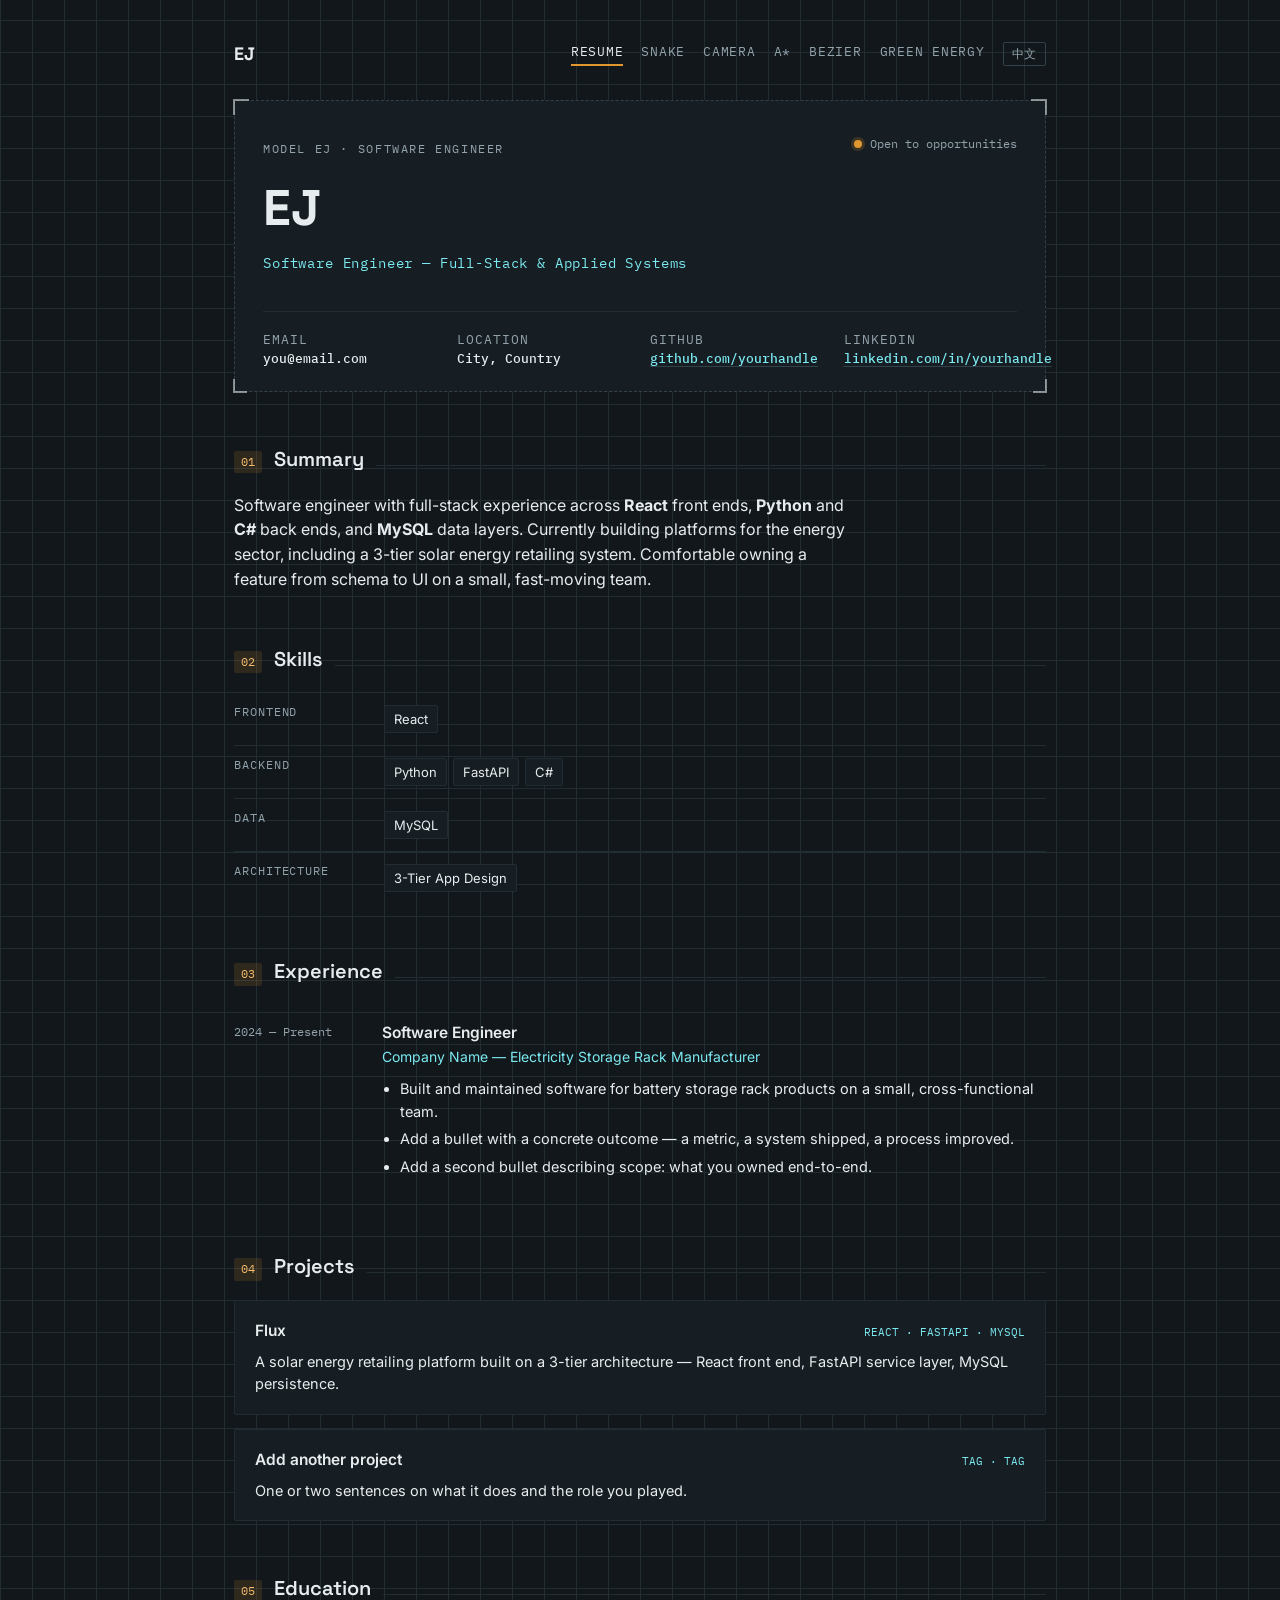
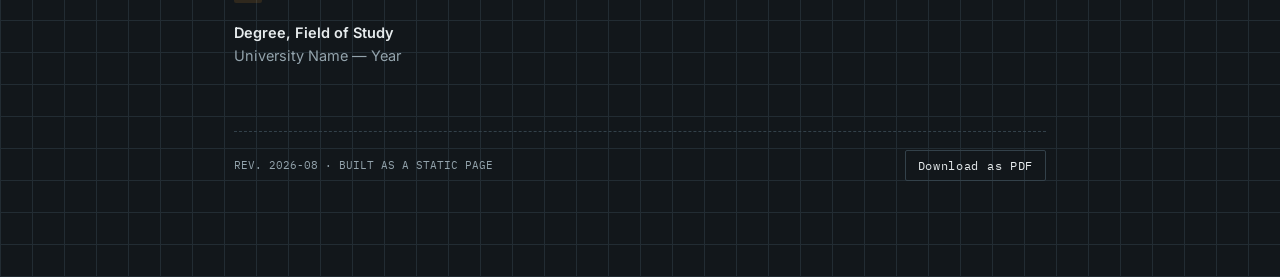
<file: index.html>
<!DOCTYPE html>
<html lang="en">
<head>
<meta charset="UTF-8">
<meta name="viewport" content="width=device-width, initial-scale=1.0">
<title data-i18n="resume.title">EJ — Software Engineer</title>
<meta name="description" data-i18n="resume.description" data-i18n-attr="content" content="Resume of EJ, Software Engineer">
<link rel="preconnect" href="https://fonts.googleapis.com">
<link rel="preconnect" href="https://fonts.gstatic.com" crossorigin>
<link href="https://fonts.googleapis.com/css2?family=Space+Grotesk:wght@400;500;600;700&family=Inter:wght@400;500;600&family=IBM+Plex+Mono:wght@400;500;600&display=swap" rel="stylesheet">
<link rel="stylesheet" href="css/style.css">
</head>
<body data-page="resume" data-base="">
<div class="wrap">

  <nav class="topnav" id="site-nav"></nav>

  <div class="nameplate">
    <span class="tick-bl"></span><span class="tick-br"></span>
    <div class="nameplate-top">
      <div>
        <p class="eyebrow" data-i18n="resume.eyebrow">MODEL EJ&nbsp;·&nbsp;SOFTWARE ENGINEER</p>
        <h1 class="name">EJ</h1>
        <p class="role" data-i18n="resume.role"><!-- Replace with your full title --> Software Engineer — Full-Stack &amp; Applied Systems</p>
      </div>
      <div class="status">
        <span class="dot"></span> <span data-i18n="resume.status">Open to opportunities</span>
      </div>
    </div>

    <div class="spec-grid">
      <div class="spec"><div class="k" data-i18n="resume.email">EMAIL</div><div class="v">you@email.com</div></div>
      <div class="spec"><div class="k" data-i18n="resume.location">LOCATION</div><div class="v" data-i18n="resume.locationValue">City, Country</div></div>
      <div class="spec"><div class="k" data-i18n="resume.github">GITHUB</div><div class="v"><a href="#">github.com/yourhandle</a></div></div>
      <div class="spec"><div class="k" data-i18n="resume.linkedin">LINKEDIN</div><div class="v"><a href="#">linkedin.com/in/yourhandle</a></div></div>
    </div>
  </div>

  <section data-reveal>
    <div class="sec-head">
      <span class="sec-num">01</span>
      <h2 class="sec-title" data-i18n="resume.summary">Summary</h2>
      <div class="sec-rule"></div>
    </div>
    <p class="lead" data-i18n="resume.lead">Software engineer with full-stack experience across <strong>React</strong> front ends, <strong>Python</strong> and <strong>C#</strong> back ends, and <strong>MySQL</strong> data layers. Currently building platforms for the energy sector, including a 3-tier solar energy retailing system. Comfortable owning a feature from schema to UI on a small, fast-moving team.</p>
  </section>

  <section data-reveal>
    <div class="sec-head">
      <span class="sec-num">02</span>
      <h2 class="sec-title" data-i18n="resume.skills">Skills</h2>
      <div class="sec-rule"></div>
    </div>
    <table class="skills">
      <tr><td data-i18n="resume.frontend">Frontend</td><td><span class="pill">React</span></td></tr>
      <tr><td data-i18n="resume.backend">Backend</td><td><span class="pill">Python</span><span class="pill">FastAPI</span><span class="pill">C#</span></td></tr>
      <tr><td data-i18n="resume.data">Data</td><td><span class="pill">MySQL</span></td></tr>
      <tr><td data-i18n="resume.architecture">Architecture</td><td><span class="pill" data-i18n="resume.threeTier">3-Tier App Design</span></td></tr>
    </table>
  </section>

  <section data-reveal>
    <div class="sec-head">
      <span class="sec-num">03</span>
      <h2 class="sec-title" data-i18n="resume.experience">Experience</h2>
      <div class="sec-rule"></div>
    </div>
    <div class="log-item">
      <div class="log-date" data-i18n="resume.expDate">2024 — Present</div>
      <div>
        <div class="log-role" data-i18n="resume.expRole">Software Engineer</div>
        <div class="log-org" data-i18n="resume.expOrg">Company Name — Electricity Storage Rack Manufacturer</div>
        <ul class="log-bullets">
          <li data-i18n="resume.expBullet1">Built and maintained software for battery storage rack products on a small, cross-functional team.</li>
          <li data-i18n="resume.expBullet2">Add a bullet with a concrete outcome — a metric, a system shipped, a process improved.</li>
          <li data-i18n="resume.expBullet3">Add a second bullet describing scope: what you owned end-to-end.</li>
        </ul>
      </div>
    </div>
  </section>

  <section data-reveal>
    <div class="sec-head">
      <span class="sec-num">04</span>
      <h2 class="sec-title" data-i18n="resume.projects">Projects</h2>
      <div class="sec-rule"></div>
    </div>
    <div class="project">
      <div class="project-head">
        <span class="project-name">Flux</span>
        <span class="project-tags">REACT · FASTAPI · MYSQL</span>
      </div>
      <p data-i18n="resume.fluxDesc">A solar energy retailing platform built on a 3-tier architecture — React front end, FastAPI service layer, MySQL persistence.</p>
    </div>
    <div class="project">
      <div class="project-head">
        <span class="project-name" data-i18n="resume.projectPlaceholderName">Add another project</span>
        <span class="project-tags">TAG · TAG</span>
      </div>
      <p data-i18n="resume.projectPlaceholderDesc">One or two sentences on what it does and the role you played.</p>
    </div>
  </section>

  <section data-reveal>
    <div class="sec-head">
      <span class="sec-num">05</span>
      <h2 class="sec-title" data-i18n="resume.education">Education</h2>
      <div class="sec-rule"></div>
    </div>
    <div class="edu-item">
      <div class="deg" data-i18n="resume.degree">Degree, Field of Study</div>
      <div class="org" data-i18n="resume.school">University Name — Year</div>
    </div>
  </section>

  <footer id="site-footer" data-extra="print"></footer>

</div>

<script src="js/i18n.js"></script>
<script src="js/shell.js"></script>
<script src="js/main.js"></script>
</body>
</html>
</file>
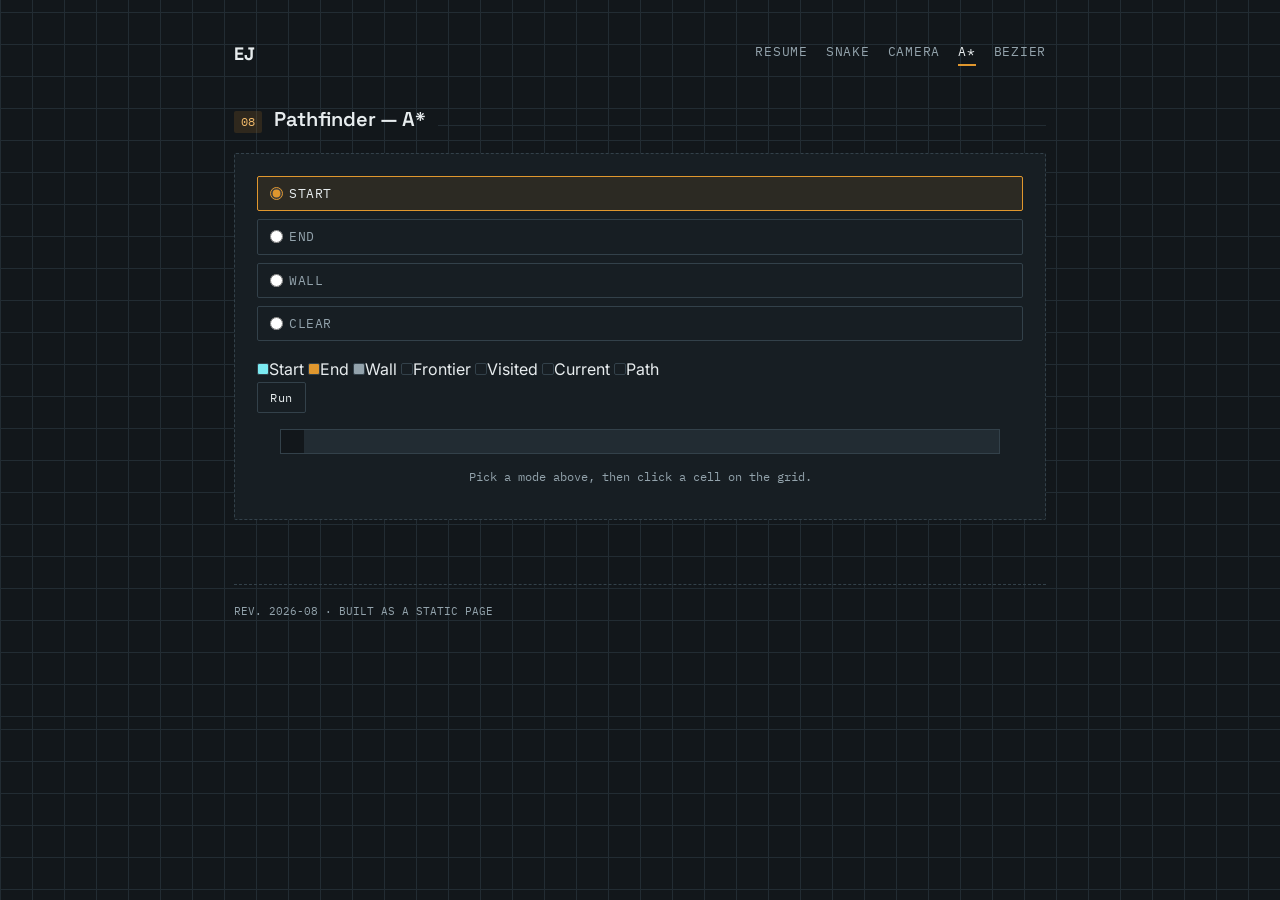
<file: astar.html>
<!DOCTYPE html>
<html lang="en">
<head>
<meta charset="UTF-8">
<meta name="viewport" content="width=device-width, initial-scale=1.0">
<title>A* Pathfinder — EJ</title>
<meta name="description" content="An A* pathfinding visualizer, built into EJ's resume site">
<link rel="preconnect" href="https://fonts.googleapis.com">
<link rel="preconnect" href="https://fonts.gstatic.com" crossorigin>
<link href="https://fonts.googleapis.com/css2?family=Space+Grotesk:wght@400;500;600;700&family=Inter:wght@400;500;600&family=IBM+Plex+Mono:wght@400;500;600&display=swap" rel="stylesheet">
<link rel="stylesheet" href="css/style.css">
<link rel="stylesheet" href="css/astar.css">
</head>
<body>
<div class="wrap">

  <nav class="topnav">
    <a href="index.html" class="brand">EJ</a>
    <div class="nav-links">
      <a href="index.html">Resume</a>
      <a href="snake.html">Snake</a>
      <a href="camera.html">Camera</a>
      <a href="astar.html" class="active">A*</a>
      <a href="bezier.html">Bezier</a>
    </div>
  </nav>

  <section data-reveal style="margin-top:12px;">
    <div class="sec-head">
      <span class="sec-num">08</span>
      <h2 class="sec-title">Pathfinder — A*</h2>
      <div class="sec-rule"></div>
    </div>

    <div class="panel-frame">
      <div class="mode-select" role="radiogroup" aria-label="Cell mode">
        <label class="mode-pill active">
          <input type="radio" name="mode" value="start" checked> Start
        </label>
        <label class="mode-pill">
          <input type="radio" name="mode" value="end"> End
        </label>
        <label class="mode-pill">
          <input type="radio" name="mode" value="wall"> Wall
        </label>
        <label class="mode-pill">
          <input type="radio" name="mode" value="clear"> Clear
        </label>
      </div>

      <div class="legend">
        <span class="legend-item"><span class="legend-swatch start"></span>Start</span>
        <span class="legend-item"><span class="legend-swatch end"></span>End</span>
        <span class="legend-item"><span class="legend-swatch wall"></span>Wall</span>
        <span class="legend-item"><span class="legend-swatch frontier"></span>Frontier</span>
        <span class="legend-item"><span class="legend-swatch visited"></span>Visited</span>
        <span class="legend-item"><span class="legend-swatch current"></span>Current</span>
        <span class="legend-item"><span class="legend-swatch path"></span>Path</span>
      </div>

      <div class="controls-row">
        <button class="print-btn" id="run-btn">Run</button>
        <span class="run-status" id="run-status"></span>
      </div>

      <div class="board-wrap">
        <div id="board" class="astar-board"></div>
      </div>

      <p class="hint">Pick a mode above, then click a cell on the grid.</p>
    </div>
  </section>

  <footer>
    <span>REV. 2026-08 · BUILT AS A STATIC PAGE</span>
  </footer>

</div>

<script src="js/main.js"></script>
<script src="js/astar.js"></script>
</body>
</html>
</file>
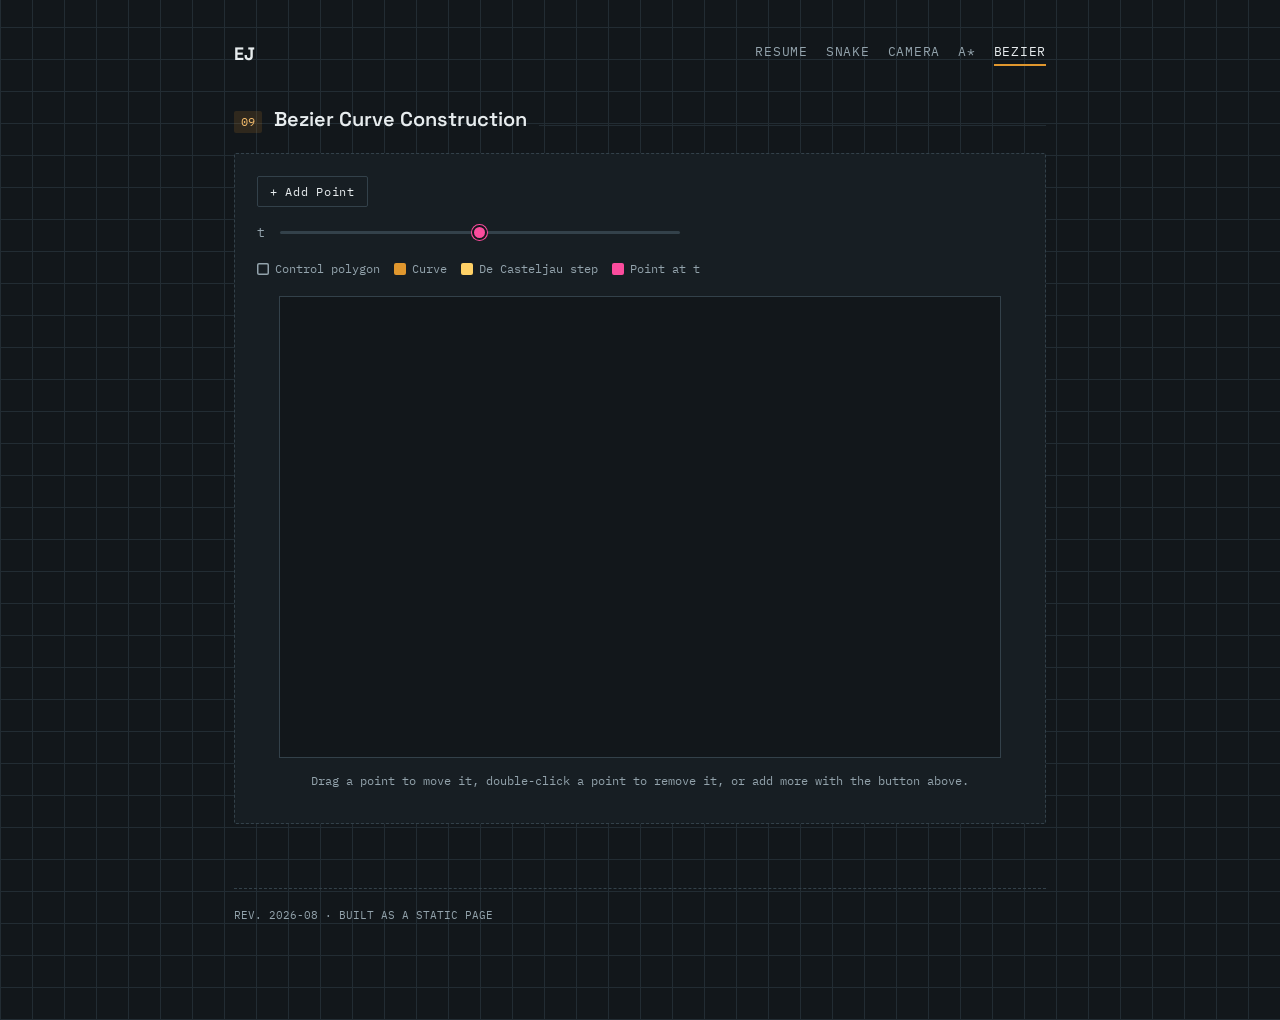
<file: bezier.html>
<!DOCTYPE html>
<html lang="en">
<head>
<meta charset="UTF-8">
<meta name="viewport" content="width=device-width, initial-scale=1.0">
<title>Bezier Curve — EJ</title>
<meta name="description" content="An interactive Bezier curve / De Casteljau construction visualizer, built into EJ's resume site">
<link rel="preconnect" href="https://fonts.googleapis.com">
<link rel="preconnect" href="https://fonts.gstatic.com" crossorigin>
<link href="https://fonts.googleapis.com/css2?family=Space+Grotesk:wght@400;500;600;700&family=Inter:wght@400;500;600&family=IBM+Plex+Mono:wght@400;500;600&display=swap" rel="stylesheet">
<link rel="stylesheet" href="css/style.css">
<link rel="stylesheet" href="css/bezier.css">
</head>
<body>
<div class="wrap">

  <nav class="topnav">
    <a href="index.html" class="brand">EJ</a>
    <div class="nav-links">
      <a href="index.html">Resume</a>
      <a href="snake.html">Snake</a>
      <a href="camera.html">Camera</a>
      <a href="astar.html">A*</a>
      <a href="bezier.html" class="active">Bezier</a>
    </div>
  </nav>

  <section data-reveal style="margin-top:12px;">
    <div class="sec-head">
      <span class="sec-num">09</span>
      <h2 class="sec-title">Bezier Curve Construction</h2>
      <div class="sec-rule"></div>
    </div>

    <div class="panel-frame">
      <div class="controls-row">
        <button class="print-btn" id="add-point-btn">+ Add Point</button>
        <span class="run-status" id="point-count"></span>
      </div>

      <div class="t-control">
        <label for="t-slider">t</label>
        <input type="range" id="t-slider" class="t-slider" min="0" max="1" step="0.001" value="0.5">
        <span class="run-status" id="t-value"></span>
      </div>

      <div class="legend">
        <span class="legend-item"><span class="legend-swatch hull"></span>Control polygon</span>
        <span class="legend-item"><span class="legend-swatch curve"></span>Curve</span>
        <span class="legend-item"><span class="legend-swatch construct"></span>De Casteljau step</span>
        <span class="legend-item"><span class="legend-swatch point-t"></span>Point at t</span>
      </div>

      <div class="bezier-canvas-wrap">
        <canvas id="bezier-canvas" width="720" height="460"></canvas>
      </div>

      <p class="hint">Drag a point to move it, double-click a point to remove it, or add more with the button above.</p>
    </div>
  </section>

  <footer>
    <span>REV. 2026-08 · BUILT AS A STATIC PAGE</span>
  </footer>

</div>

<script src="js/main.js"></script>
<script src="js/bezier.js"></script>
</body>
</html>
</file>
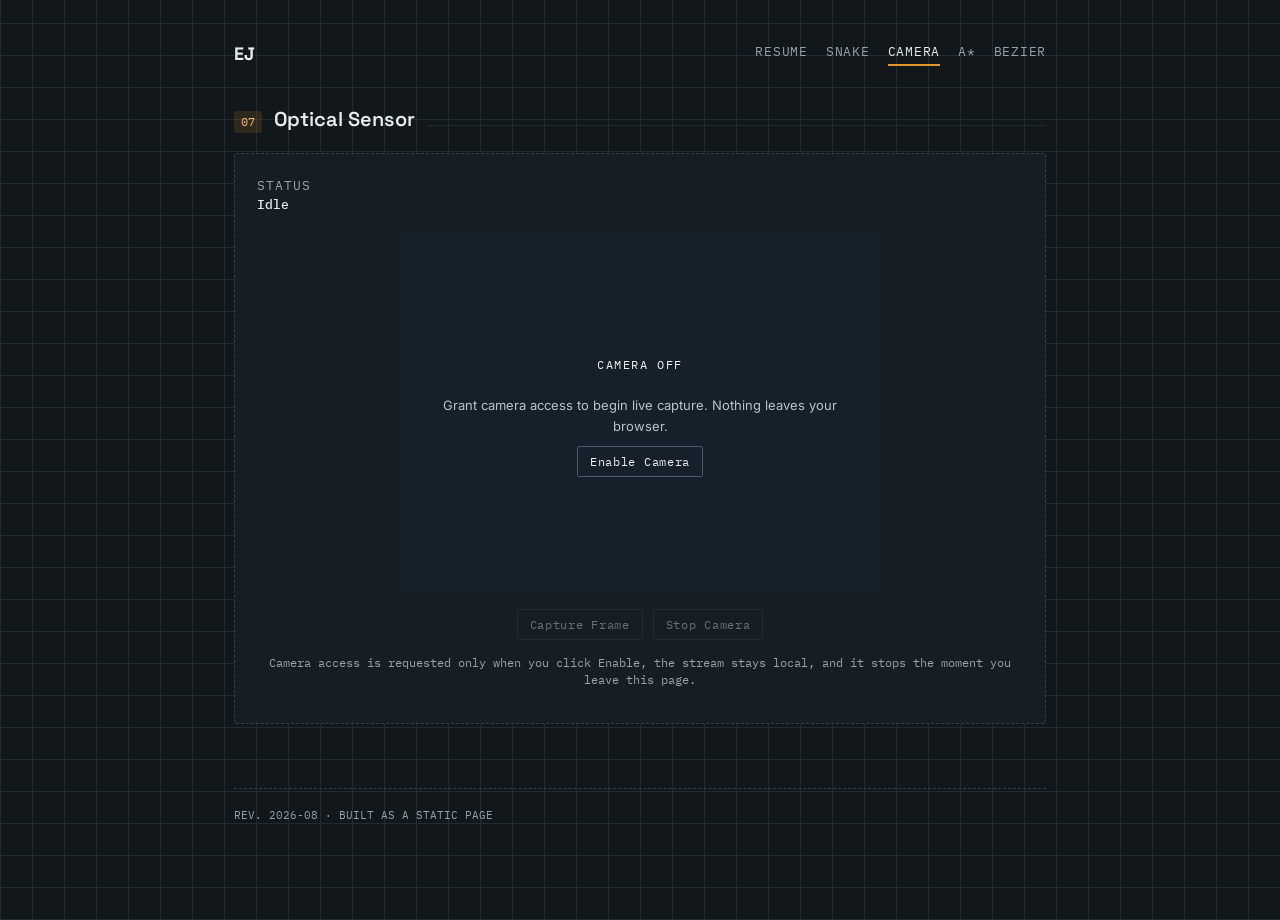
<file: camera.html>
<!DOCTYPE html>
<html lang="en">
<head>
<meta charset="UTF-8">
<meta name="viewport" content="width=device-width, initial-scale=1.0">
<title>Camera — EJ</title>
<meta name="description" content="A live camera preview, built into EJ's resume site">
<link rel="preconnect" href="https://fonts.googleapis.com">
<link rel="preconnect" href="https://fonts.gstatic.com" crossorigin>
<link href="https://fonts.googleapis.com/css2?family=Space+Grotesk:wght@400;500;600;700&family=Inter:wght@400;500;600&family=IBM+Plex+Mono:wght@400;500;600&display=swap" rel="stylesheet">
<link rel="stylesheet" href="css/style.css">
<link rel="stylesheet" href="css/camera.css">
</head>
<body>
<div class="wrap">

  <nav class="topnav">
    <a href="index.html" class="brand">EJ</a>
    <div class="nav-links">
      <a href="index.html">Resume</a>
      <a href="snake.html">Snake</a>
      <a href="camera.html" class="active">Camera</a>
      <a href="astar.html">A*</a>
      <a href="bezier.html">Bezier</a>
    </div>
  </nav>

  <section data-reveal style="margin-top:12px;">
    <div class="sec-head">
      <span class="sec-num">07</span>
      <h2 class="sec-title">Optical Sensor</h2>
      <div class="sec-rule"></div>
    </div>

    <div class="panel-frame">
      <div class="panel-hud">
        <div class="spec"><div class="k">STATUS</div><div class="v" id="cam-status">Idle</div></div>
      </div>

      <div class="cam-wrap">
        <video id="cam-video" autoplay playsinline muted></video>
        <div class="overlay show" id="cam-overlay">
          <p class="eyebrow" id="cam-title">CAMERA OFF</p>
          <p class="muted" id="cam-msg">Grant camera access to begin live capture. Nothing leaves your browser.</p>
          <button class="print-btn" id="cam-enable">Enable Camera</button>
        </div>
      </div>

      <div class="cam-controls">
        <button class="print-btn" id="cam-capture" disabled>Capture Frame</button>
        <button class="print-btn" id="cam-stop" disabled>Stop Camera</button>
        <a class="print-btn" id="cam-download" href="#" download="capture.png" hidden>Download</a>
      </div>

      <canvas id="cam-canvas" hidden></canvas>
      <div class="cam-snapshot" id="cam-snapshot-wrap" hidden>
        <p class="eyebrow">LAST CAPTURE</p>
        <img id="cam-snapshot" alt="Captured frame">
      </div>

      <p class="hint">Camera access is requested only when you click Enable, the stream stays local, and it stops the moment you leave this page.</p>
    </div>
  </section>

  <footer>
    <span>REV. 2026-08 · BUILT AS A STATIC PAGE</span>
  </footer>

</div>

<script src="js/main.js"></script>
<script src="js/camera.js"></script>
</body>
</html>
</file>
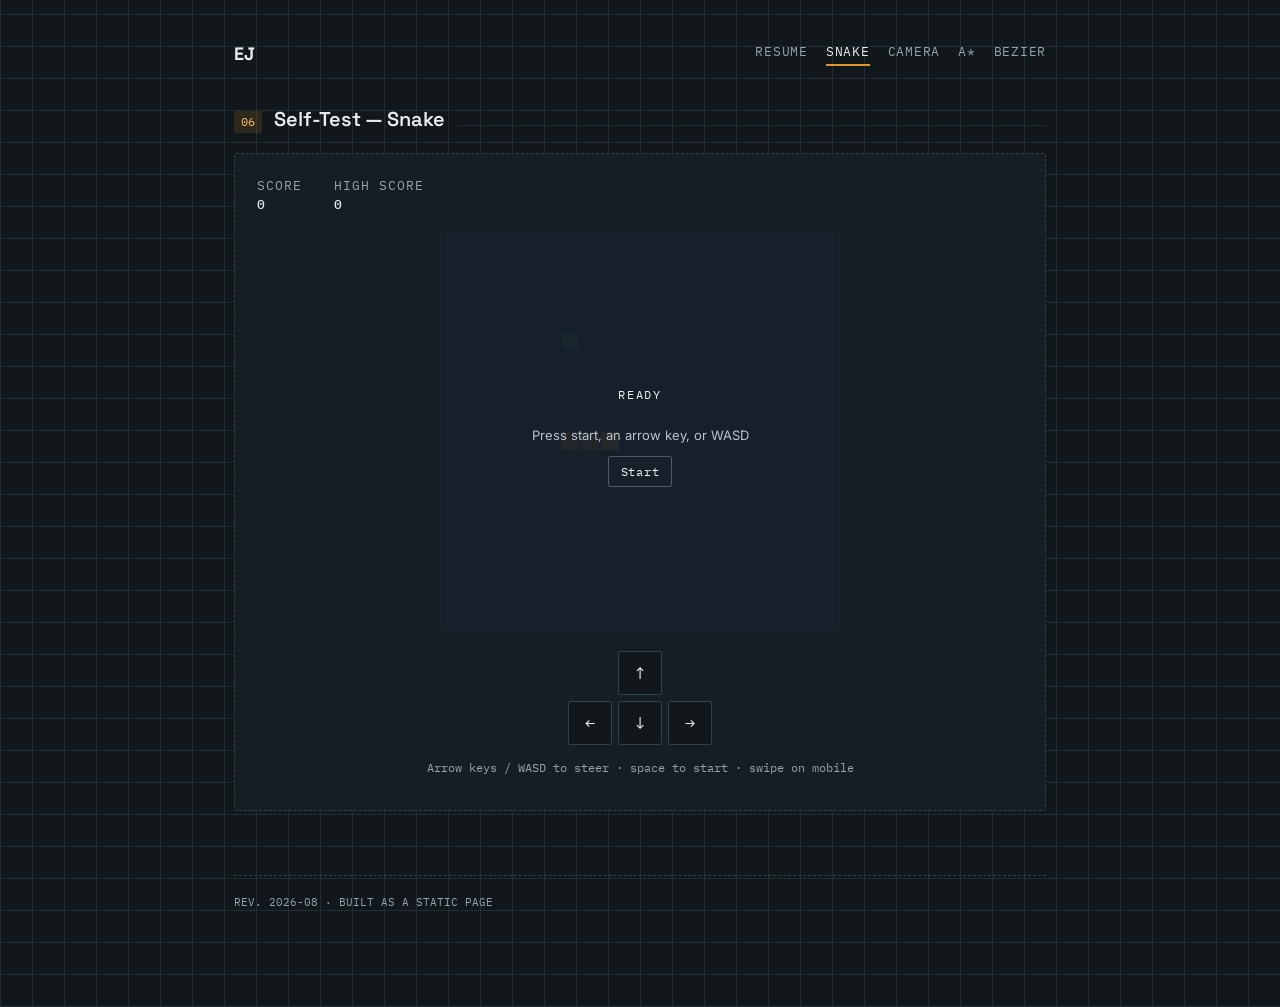
<file: snake.html>
<!DOCTYPE html>
<html lang="en">
<head>
<meta charset="UTF-8">
<meta name="viewport" content="width=device-width, initial-scale=1.0">
<title>Snake — EJ</title>
<meta name="description" content="A snake game, built into EJ's resume site">
<link rel="preconnect" href="https://fonts.googleapis.com">
<link rel="preconnect" href="https://fonts.gstatic.com" crossorigin>
<link href="https://fonts.googleapis.com/css2?family=Space+Grotesk:wght@400;500;600;700&family=Inter:wght@400;500;600&family=IBM+Plex+Mono:wght@400;500;600&display=swap" rel="stylesheet">
<link rel="stylesheet" href="css/style.css">
<link rel="stylesheet" href="css/snake.css">
</head>
<body>
<div class="wrap">

  <nav class="topnav">
    <a href="index.html" class="brand">EJ</a>
    <div class="nav-links">
      <a href="index.html">Resume</a>
      <a href="snake.html" class="active">Snake</a>
      <a href="camera.html">Camera</a>
      <a href="astar.html">A*</a>
      <a href="bezier.html">Bezier</a>
    </div>
  </nav>

  <section data-reveal style="margin-top:12px;">
    <div class="sec-head">
      <span class="sec-num">06</span>
      <h2 class="sec-title">Self-Test — Snake</h2>
      <div class="sec-rule"></div>
    </div>

    <div class="panel-frame">
      <div class="panel-hud">
        <div class="spec"><div class="k">SCORE</div><div class="v" id="score">0</div></div>
        <div class="spec"><div class="k">HIGH SCORE</div><div class="v" id="highscore">0</div></div>
      </div>

      <div class="canvas-wrap">
        <canvas id="game" width="400" height="400"></canvas>
        <div class="overlay show" id="overlay">
          <p class="eyebrow" id="overlay-title">READY</p>
          <p class="muted" id="overlay-msg">Press start, an arrow key, or WASD</p>
          <button class="print-btn" id="start-btn">Start</button>
        </div>
      </div>

      <div class="dpad">
        <button data-dir="0,-1" aria-label="Up">↑</button>
        <button data-dir="-1,0" aria-label="Left">←</button>
        <button data-dir="0,1" aria-label="Down">↓</button>
        <button data-dir="1,0" aria-label="Right">→</button>
      </div>

      <p class="hint">Arrow keys / WASD to steer · space to start · swipe on mobile</p>
    </div>
  </section>

  <footer>
    <span>REV. 2026-08 · BUILT AS A STATIC PAGE</span>
  </footer>

</div>

<script src="js/main.js"></script>
<script src="js/snake.js"></script>
</body>
</html>
</file>
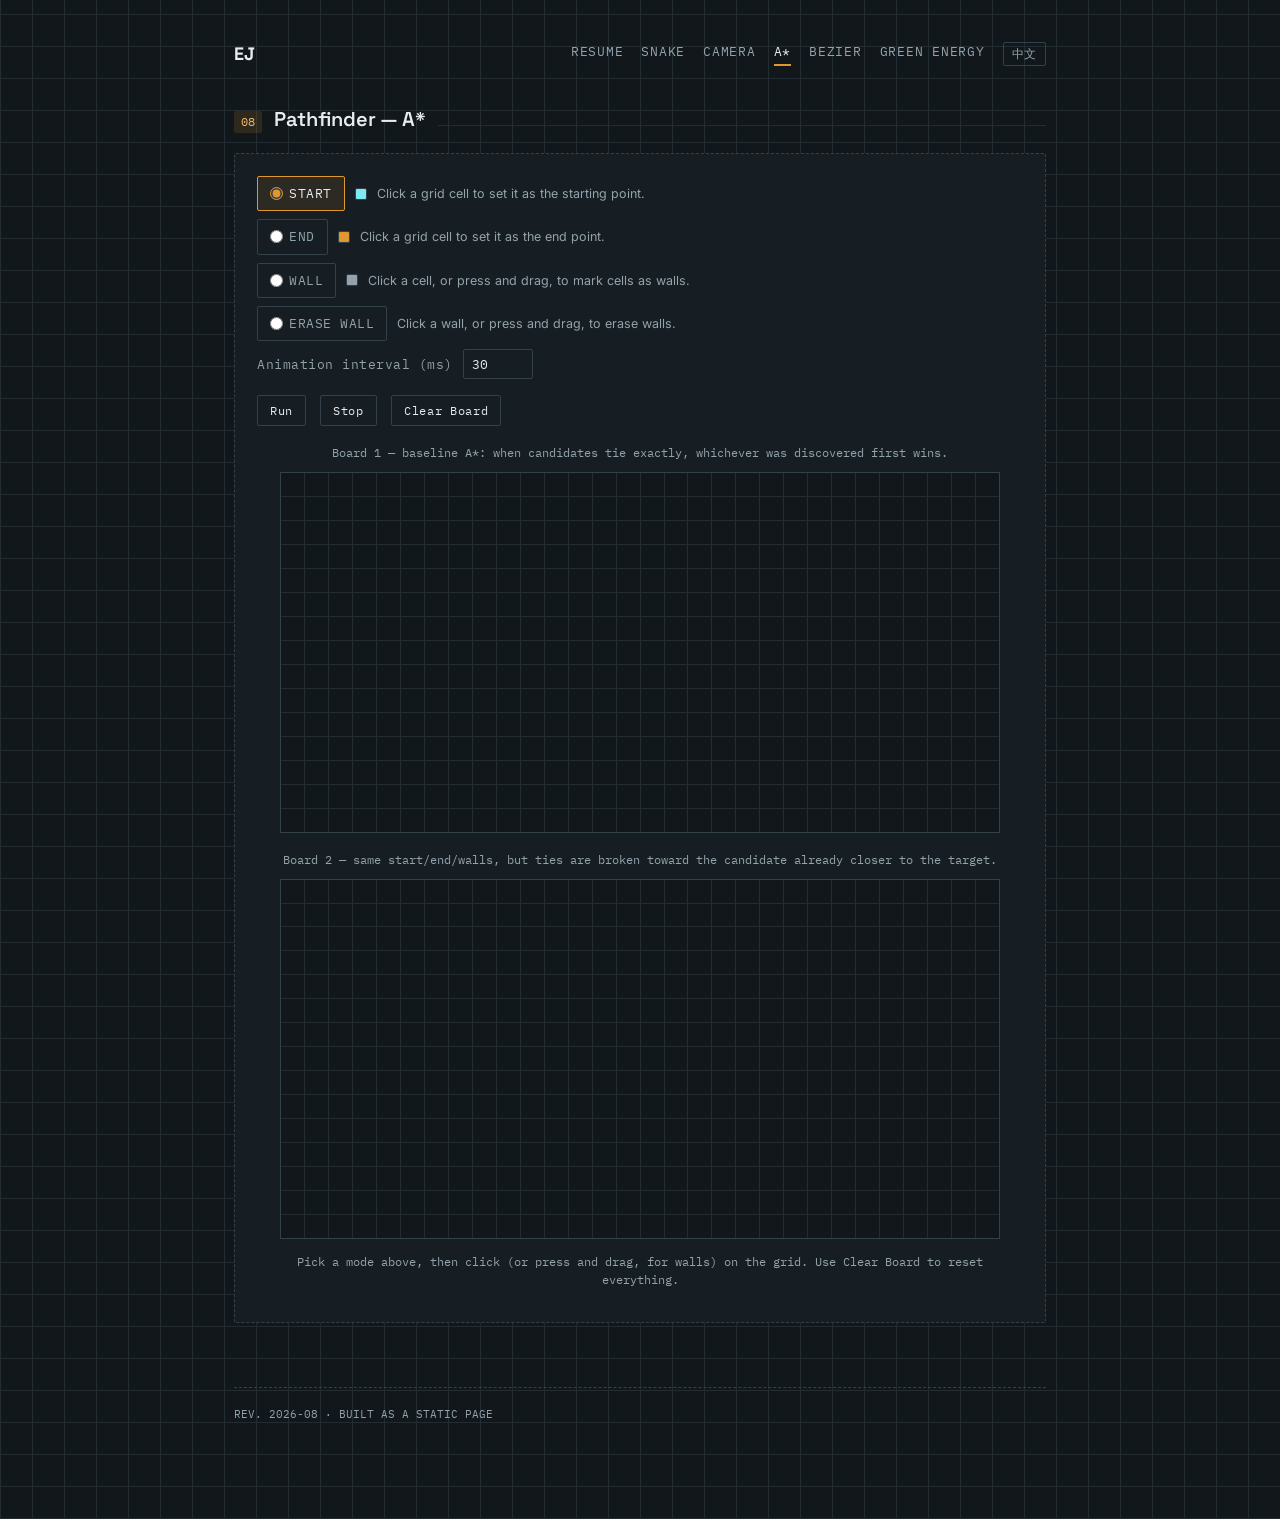
<file: projects/astar.html>
<!DOCTYPE html>
<html lang="en">
<head>
<meta charset="UTF-8">
<meta name="viewport" content="width=device-width, initial-scale=1.0">
<title data-i18n="astar.title">A* Pathfinder — EJ</title>
<meta name="description" data-i18n="astar.description" data-i18n-attr="content" content="An A* pathfinding visualizer, built into EJ's resume site">
<link rel="preconnect" href="https://fonts.googleapis.com">
<link rel="preconnect" href="https://fonts.gstatic.com" crossorigin>
<link href="https://fonts.googleapis.com/css2?family=Space+Grotesk:wght@400;500;600;700&family=Inter:wght@400;500;600&family=IBM+Plex+Mono:wght@400;500;600&display=swap" rel="stylesheet">
<link rel="stylesheet" href="../css/style.css">
<link rel="stylesheet" href="../css/astar.css">
</head>
<body data-page="astar" data-base="../">
<div class="wrap">

  <nav class="topnav" id="site-nav"></nav>

  <section data-reveal style="margin-top:12px;">
    <div class="sec-head">
      <span class="sec-num">08</span>
      <h2 class="sec-title" data-i18n="astar.heading">Pathfinder — A*</h2>
      <div class="sec-rule"></div>
    </div>

    <div class="panel-frame">
      <div class="mode-select" role="radiogroup" data-i18n="astar.modeGroup" data-i18n-attr="aria-label" aria-label="Cell mode">
        <div class="mode-row">
          <label class="mode-pill active">
            <input type="radio" name="mode" value="start" checked> <span data-i18n="astar.start">Start</span>
          </label>
          <span class="legend-swatch start"></span>
          <span class="mode-hint" data-i18n="astar.startHint">Click a grid cell to set it as the starting point.</span>
        </div>
        <div class="mode-row">
          <label class="mode-pill">
            <input type="radio" name="mode" value="end"> <span data-i18n="astar.end">End</span>
          </label>
          <span class="legend-swatch end"></span>
          <span class="mode-hint" data-i18n="astar.endHint">Click a grid cell to set it as the end point.</span>
        </div>
        <div class="mode-row">
          <label class="mode-pill">
            <input type="radio" name="mode" value="wall"> <span data-i18n="astar.wall">Wall</span>
          </label>
          <span class="legend-swatch wall"></span>
          <span class="mode-hint" data-i18n="astar.wallHint">Click a cell, or press and drag, to mark cells as walls.</span>
        </div>
        <div class="mode-row">
          <label class="mode-pill">
            <input type="radio" name="mode" value="erase"> <span data-i18n="astar.erase">Erase Wall</span>
          </label>
          <span class="mode-hint" data-i18n="astar.eraseHint">Click a wall, or press and drag, to erase walls.</span>
        </div>
        <div class="mode-row">
          <label class="interval-label" for="step-delay" data-i18n="astar.interval">Animation interval (ms)</label>
          <input type="number" id="step-delay" class="interval-input" min="0" step="10" value="30">
        </div>
      </div>

      <div class="controls-row">
        <button class="print-btn" id="run-btn" data-i18n="astar.run">Run</button>
        <button class="print-btn" id="stop-btn" data-i18n="astar.stop" disabled>Stop</button>
        <button class="print-btn" id="clear-btn" data-i18n="astar.clear">Clear Board</button>
      </div>

      <p class="hint board-caption" data-i18n="astar.board1">Board 1 — baseline A*: when candidates tie exactly, whichever was discovered first wins.</p>
      <div class="board-wrap">
        <div id="board" class="astar-board"></div>
      </div>
      <p class="run-status board-status" id="board1-status"></p>

      <p class="hint board-caption" data-i18n="astar.board2">Board 2 — same start/end/walls, but ties are broken toward the candidate already closer to the target.</p>
      <div class="board-wrap">
        <div id="board2" class="astar-board mirror"></div>
      </div>
      <p class="run-status board-status" id="board2-status"></p>

      <p class="hint" data-i18n="astar.hint">Pick a mode above, then click (or press and drag, for walls) on the grid. Use Clear Board to reset everything.</p>
    </div>
  </section>

  <footer id="site-footer"></footer>

</div>

<script src="../js/i18n.js"></script>
<script src="../js/shell.js"></script>
<script src="../js/main.js"></script>
<script src="../js/astar.js"></script>
</body>
</html>
</file>
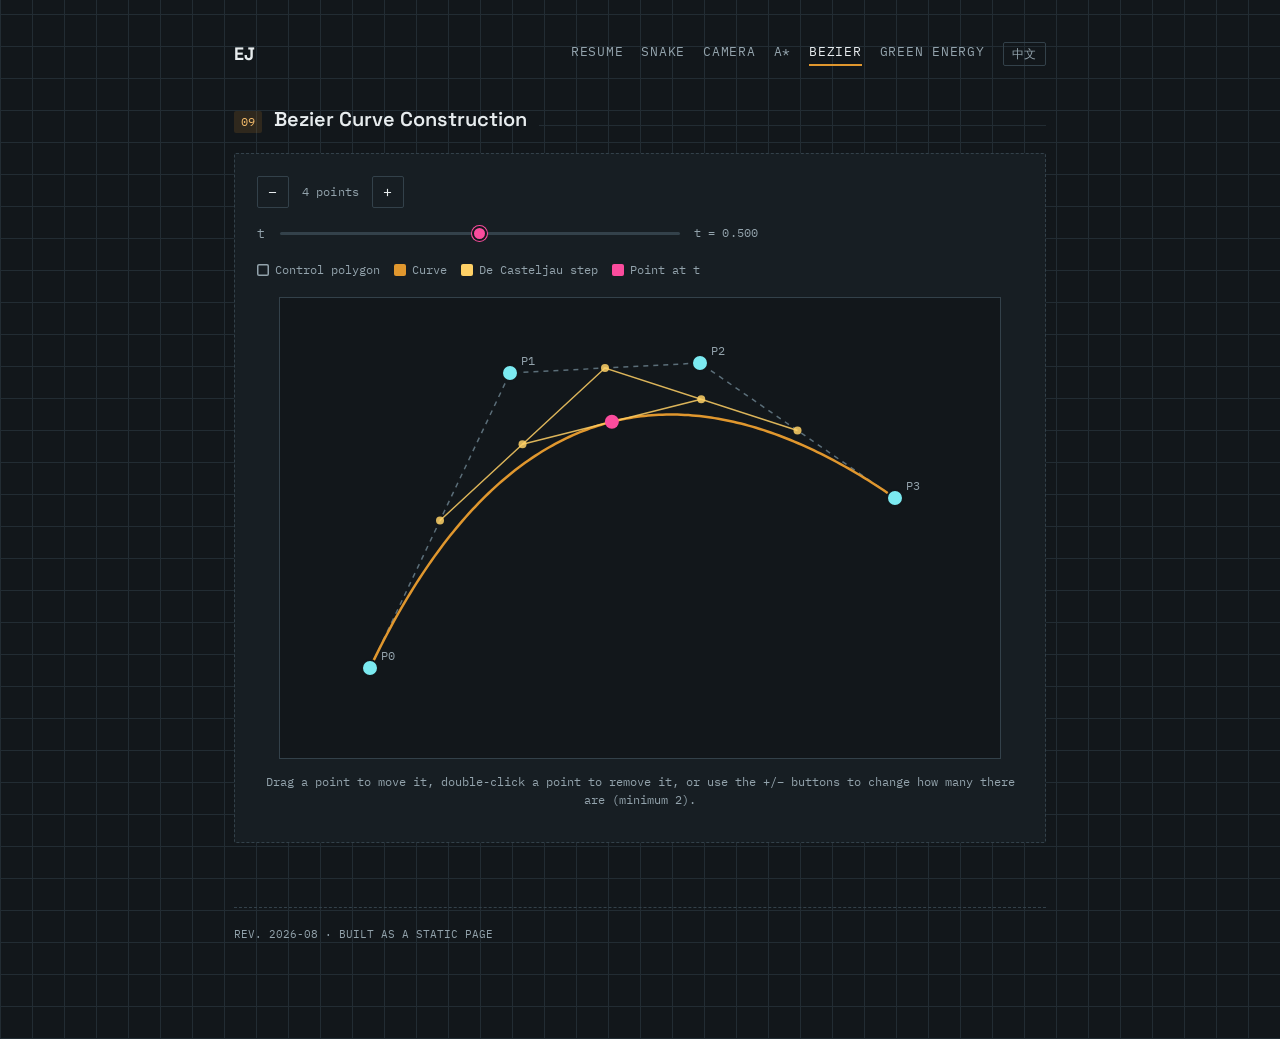
<file: projects/bezier.html>
<!DOCTYPE html>
<html lang="en">
<head>
<meta charset="UTF-8">
<meta name="viewport" content="width=device-width, initial-scale=1.0">
<title data-i18n="bezier.title">Bezier Curve — EJ</title>
<meta name="description" data-i18n="bezier.description" data-i18n-attr="content" content="An interactive Bezier curve / De Casteljau construction visualizer, built into EJ's resume site">
<link rel="preconnect" href="https://fonts.googleapis.com">
<link rel="preconnect" href="https://fonts.gstatic.com" crossorigin>
<link href="https://fonts.googleapis.com/css2?family=Space+Grotesk:wght@400;500;600;700&family=Inter:wght@400;500;600&family=IBM+Plex+Mono:wght@400;500;600&display=swap" rel="stylesheet">
<link rel="stylesheet" href="../css/style.css">
<link rel="stylesheet" href="../css/bezier.css">
</head>
<body data-page="bezier" data-base="../">
<div class="wrap">

  <nav class="topnav" id="site-nav"></nav>

  <section data-reveal style="margin-top:12px;">
    <div class="sec-head">
      <span class="sec-num">09</span>
      <h2 class="sec-title" data-i18n="bezier.heading">Bezier Curve Construction</h2>
      <div class="sec-rule"></div>
    </div>

    <div class="panel-frame">
      <div class="controls-row">
        <div class="point-stepper">
          <button class="print-btn stepper-btn" id="remove-point-btn" data-i18n="bezier.removePoint" data-i18n-attr="aria-label" aria-label="Remove a control point">&minus;</button>
          <span class="run-status" id="point-count"></span>
          <button class="print-btn stepper-btn" id="add-point-btn" data-i18n="bezier.addPoint" data-i18n-attr="aria-label" aria-label="Add a control point">+</button>
        </div>
      </div>

      <div class="t-control">
        <label for="t-slider">t</label>
        <input type="range" id="t-slider" class="t-slider" min="0" max="1" step="0.001" value="0.5">
        <span class="run-status" id="t-value"></span>
      </div>

      <div class="legend">
        <span class="legend-item"><span class="legend-swatch hull"></span><span data-i18n="bezier.hull">Control polygon</span></span>
        <span class="legend-item"><span class="legend-swatch curve"></span><span data-i18n="bezier.curve">Curve</span></span>
        <span class="legend-item"><span class="legend-swatch construct"></span><span data-i18n="bezier.construct">De Casteljau step</span></span>
        <span class="legend-item"><span class="legend-swatch point-t"></span><span data-i18n="bezier.pointAtT">Point at t</span></span>
      </div>

      <div class="bezier-canvas-wrap">
        <canvas id="bezier-canvas" width="720" height="460"></canvas>
      </div>

      <p class="hint" data-i18n="bezier.hint">Drag a point to move it, double-click a point to remove it, or use the +/&minus; buttons to change how many there are (minimum 2).</p>
    </div>
  </section>

  <footer id="site-footer"></footer>

</div>

<script src="../js/i18n.js"></script>
<script src="../js/shell.js"></script>
<script src="../js/main.js"></script>
<script src="../js/bezier.js"></script>
</body>
</html>
</file>
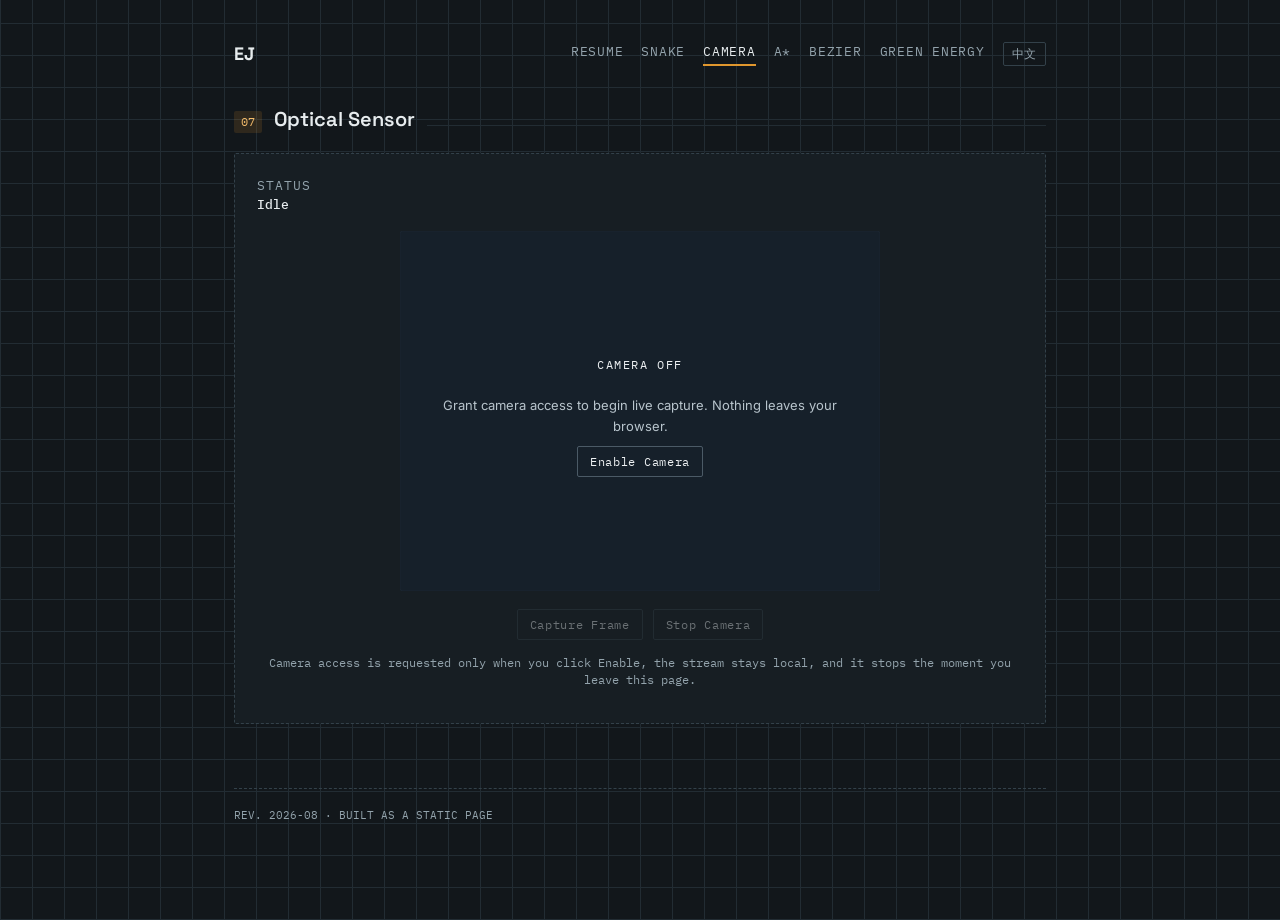
<file: projects/camera.html>
<!DOCTYPE html>
<html lang="en">
<head>
<meta charset="UTF-8">
<meta name="viewport" content="width=device-width, initial-scale=1.0">
<title data-i18n="camera.title">Camera — EJ</title>
<meta name="description" data-i18n="camera.description" data-i18n-attr="content" content="A live camera preview, built into EJ's resume site">
<link rel="preconnect" href="https://fonts.googleapis.com">
<link rel="preconnect" href="https://fonts.gstatic.com" crossorigin>
<link href="https://fonts.googleapis.com/css2?family=Space+Grotesk:wght@400;500;600;700&family=Inter:wght@400;500;600&family=IBM+Plex+Mono:wght@400;500;600&display=swap" rel="stylesheet">
<link rel="stylesheet" href="../css/style.css">
<link rel="stylesheet" href="../css/camera.css">
</head>
<body data-page="camera" data-base="../">
<div class="wrap">

  <nav class="topnav" id="site-nav"></nav>

  <section data-reveal style="margin-top:12px;">
    <div class="sec-head">
      <span class="sec-num">07</span>
      <h2 class="sec-title" data-i18n="camera.heading">Optical Sensor</h2>
      <div class="sec-rule"></div>
    </div>

    <div class="panel-frame">
      <div class="panel-hud">
        <div class="spec"><div class="k" data-i18n="camera.status">STATUS</div><div class="v" id="cam-status" data-i18n="camera.idle">Idle</div></div>
      </div>

      <div class="cam-wrap">
        <video id="cam-video" autoplay playsinline muted></video>
        <div class="overlay show" id="cam-overlay">
          <p class="eyebrow" id="cam-title" data-i18n="camera.off">CAMERA OFF</p>
          <p class="muted" id="cam-msg" data-i18n="camera.offMsg">Grant camera access to begin live capture. Nothing leaves your browser.</p>
          <button class="print-btn" id="cam-enable" data-i18n="camera.enable">Enable Camera</button>
        </div>
      </div>

      <div class="cam-controls">
        <button class="print-btn" id="cam-capture" data-i18n="camera.capture" disabled>Capture Frame</button>
        <button class="print-btn" id="cam-stop" data-i18n="camera.stop" disabled>Stop Camera</button>
        <a class="print-btn" id="cam-download" href="#" download="capture.png" data-i18n="camera.download" hidden>Download</a>
      </div>

      <canvas id="cam-canvas" hidden></canvas>
      <div class="cam-snapshot" id="cam-snapshot-wrap" hidden>
        <p class="eyebrow" data-i18n="camera.lastCapture">LAST CAPTURE</p>
        <img id="cam-snapshot" data-i18n="camera.alt" data-i18n-attr="alt" alt="Captured frame">
      </div>

      <p class="hint" data-i18n="camera.hint">Camera access is requested only when you click Enable, the stream stays local, and it stops the moment you leave this page.</p>
    </div>
  </section>

  <footer id="site-footer"></footer>

</div>

<script src="../js/i18n.js"></script>
<script src="../js/shell.js"></script>
<script src="../js/main.js"></script>
<script src="../js/camera.js"></script>
</body>
</html>
</file>
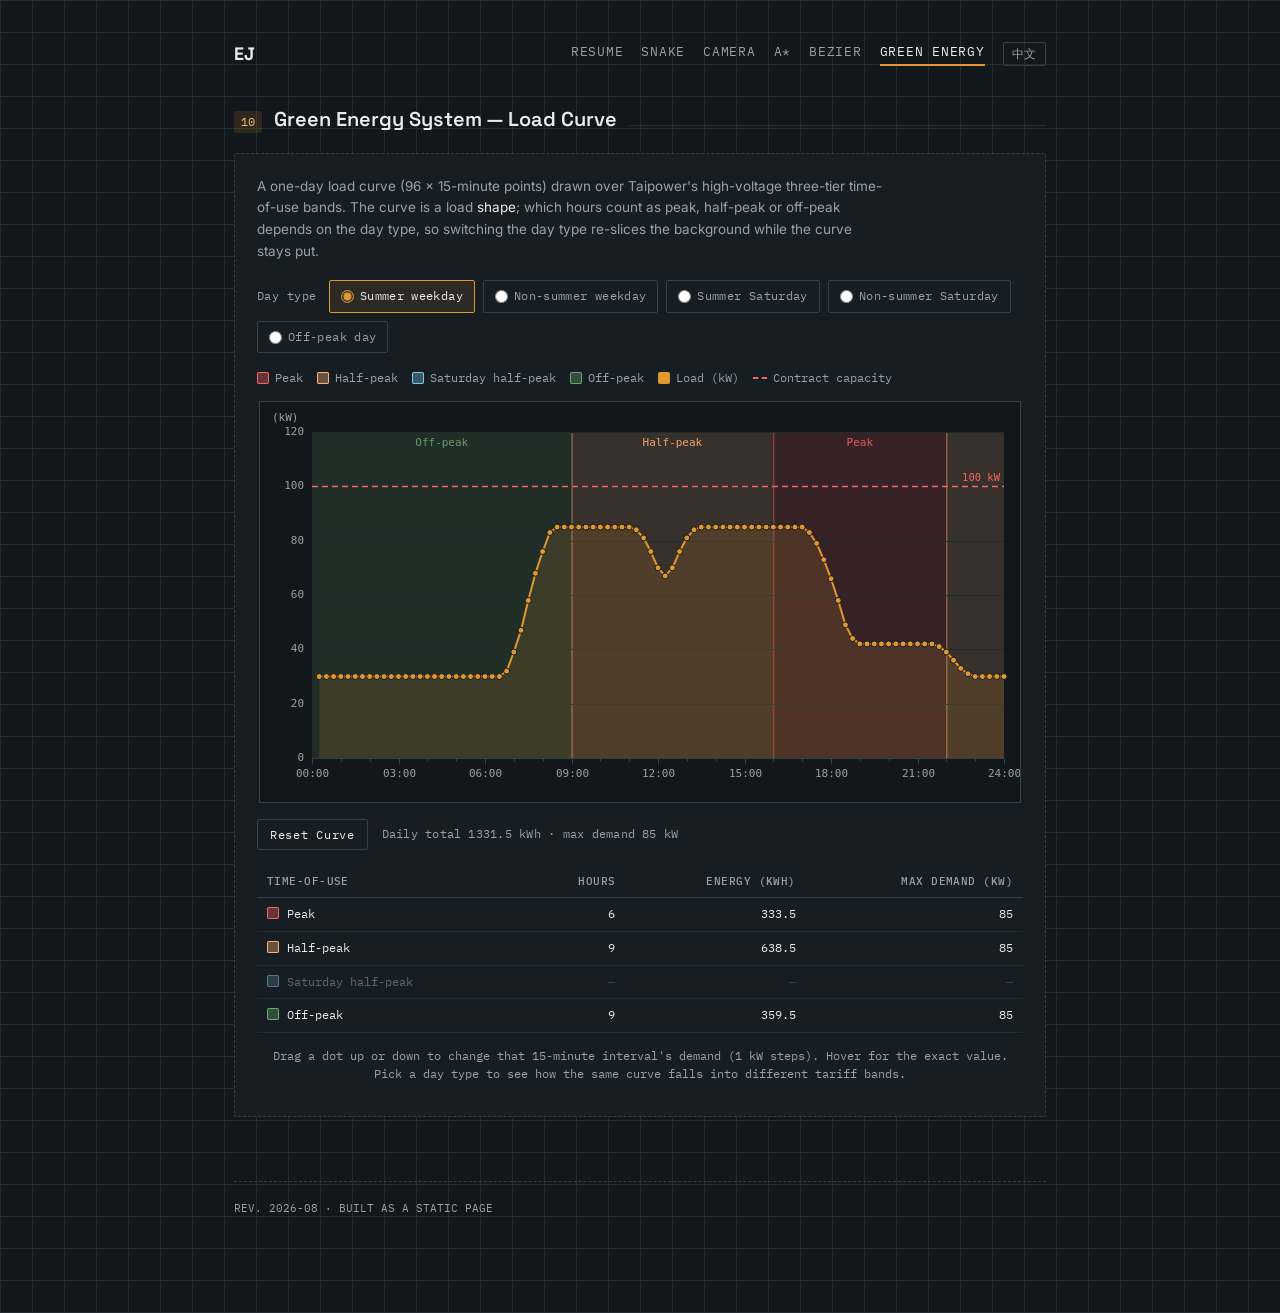
<file: projects/green-energy.html>
<!DOCTYPE html>
<html lang="en">
<head>
<meta charset="UTF-8">
<meta name="viewport" content="width=device-width, initial-scale=1.0">
<title data-i18n="green.title">Green Energy System — EJ</title>
<meta name="description" data-i18n="green.description" data-i18n-attr="content" content="An interactive daily load-curve editor over time-of-use tariff bands, built into EJ's resume site">
<link rel="preconnect" href="https://fonts.googleapis.com">
<link rel="preconnect" href="https://fonts.gstatic.com" crossorigin>
<link href="https://fonts.googleapis.com/css2?family=Space+Grotesk:wght@400;500;600;700&family=Inter:wght@400;500;600&family=IBM+Plex+Mono:wght@400;500;600&display=swap" rel="stylesheet">
<link rel="stylesheet" href="../css/style.css">
<link rel="stylesheet" href="../css/green-energy.css">
</head>
<body data-page="green" data-base="../">
<div class="wrap">

  <nav class="topnav" id="site-nav"></nav>

  <section data-reveal style="margin-top:12px;">
    <div class="sec-head">
      <span class="sec-num">10</span>
      <h2 class="sec-title" data-i18n="green.heading">Green Energy System — Load Curve</h2>
      <div class="sec-rule"></div>
    </div>

    <div class="panel-frame">
      <p class="green-intro" data-i18n="green.intro">A one-day load curve (96 × 15-minute points) drawn over Taipower's high-voltage three-tier time-of-use bands. The curve is a load <em>shape</em>; which hours count as peak, half-peak or off-peak depends on the day type, so switching the day type re-slices the background while the curve stays put.</p>

      <div class="day-type-row" role="radiogroup" aria-label="Day type">
        <span class="day-type-label" data-i18n="green.dayType">Day type</span>
        <label class="mode-pill active"><input type="radio" name="day-type" value="summerWeekday" checked> <span data-i18n="green.day.summerWeekday">Summer weekday</span></label>
        <label class="mode-pill"><input type="radio" name="day-type" value="nonSummerWeekday"> <span data-i18n="green.day.nonSummerWeekday">Non-summer weekday</span></label>
        <label class="mode-pill"><input type="radio" name="day-type" value="summerSaturday"> <span data-i18n="green.day.summerSaturday">Summer Saturday</span></label>
        <label class="mode-pill"><input type="radio" name="day-type" value="nonSummerSaturday"> <span data-i18n="green.day.nonSummerSaturday">Non-summer Saturday</span></label>
        <label class="mode-pill"><input type="radio" name="day-type" value="offPeakDay"> <span data-i18n="green.day.offPeakDay">Off-peak day</span></label>
      </div>

      <div class="legend">
        <span class="legend-item"><span class="legend-swatch tou-peak"></span><span data-i18n="green.tou.peak">Peak</span></span>
        <span class="legend-item"><span class="legend-swatch tou-halfPeak"></span><span data-i18n="green.tou.halfPeak">Half-peak</span></span>
        <span class="legend-item"><span class="legend-swatch tou-saturdayHalfPeak"></span><span data-i18n="green.tou.saturdayHalfPeak">Saturday half-peak</span></span>
        <span class="legend-item"><span class="legend-swatch tou-offPeak"></span><span data-i18n="green.tou.offPeak">Off-peak</span></span>
        <span class="legend-item"><span class="legend-swatch curve"></span><span data-i18n="green.load">Load (kW)</span></span>
        <span class="legend-item"><span class="legend-swatch contract"></span><span data-i18n="green.contract">Contract capacity</span></span>
      </div>

      <div class="green-canvas-wrap">
        <canvas id="green-canvas" width="760" height="400"></canvas>
      </div>

      <div class="controls-row">
        <button class="print-btn" id="reset-curve-btn" data-i18n="green.reset">Reset Curve</button>
        <span class="run-status" id="curve-status"></span>
      </div>

      <table class="tou-stats" id="tou-stats">
        <thead>
          <tr>
            <th data-i18n="green.stat.bucket">Time-of-use</th>
            <th data-i18n="green.stat.hours">Hours</th>
            <th data-i18n="green.stat.kwh">Energy (kWh)</th>
            <th data-i18n="green.stat.max">Max demand (kW)</th>
          </tr>
        </thead>
        <tbody>
          <tr data-tou="peak"><td><span class="legend-swatch tou-peak"></span><span data-i18n="green.tou.peak">Peak</span></td><td class="num" data-cell="hours"></td><td class="num" data-cell="kwh"></td><td class="num" data-cell="max"></td></tr>
          <tr data-tou="halfPeak"><td><span class="legend-swatch tou-halfPeak"></span><span data-i18n="green.tou.halfPeak">Half-peak</span></td><td class="num" data-cell="hours"></td><td class="num" data-cell="kwh"></td><td class="num" data-cell="max"></td></tr>
          <tr data-tou="saturdayHalfPeak"><td><span class="legend-swatch tou-saturdayHalfPeak"></span><span data-i18n="green.tou.saturdayHalfPeak">Saturday half-peak</span></td><td class="num" data-cell="hours"></td><td class="num" data-cell="kwh"></td><td class="num" data-cell="max"></td></tr>
          <tr data-tou="offPeak"><td><span class="legend-swatch tou-offPeak"></span><span data-i18n="green.tou.offPeak">Off-peak</span></td><td class="num" data-cell="hours"></td><td class="num" data-cell="kwh"></td><td class="num" data-cell="max"></td></tr>
        </tbody>
      </table>

      <p class="hint" data-i18n="green.hint">Drag a dot up or down to change that 15-minute interval's demand (1 kW steps). Hover for the exact value. Pick a day type to see how the same curve falls into different tariff bands.</p>
    </div>
  </section>

  <footer id="site-footer"></footer>

</div>

<script src="../js/i18n.js"></script>
<script src="../js/shell.js"></script>
<script src="../js/main.js"></script>
<script src="../js/green-energy.js"></script>
</body>
</html>
</file>
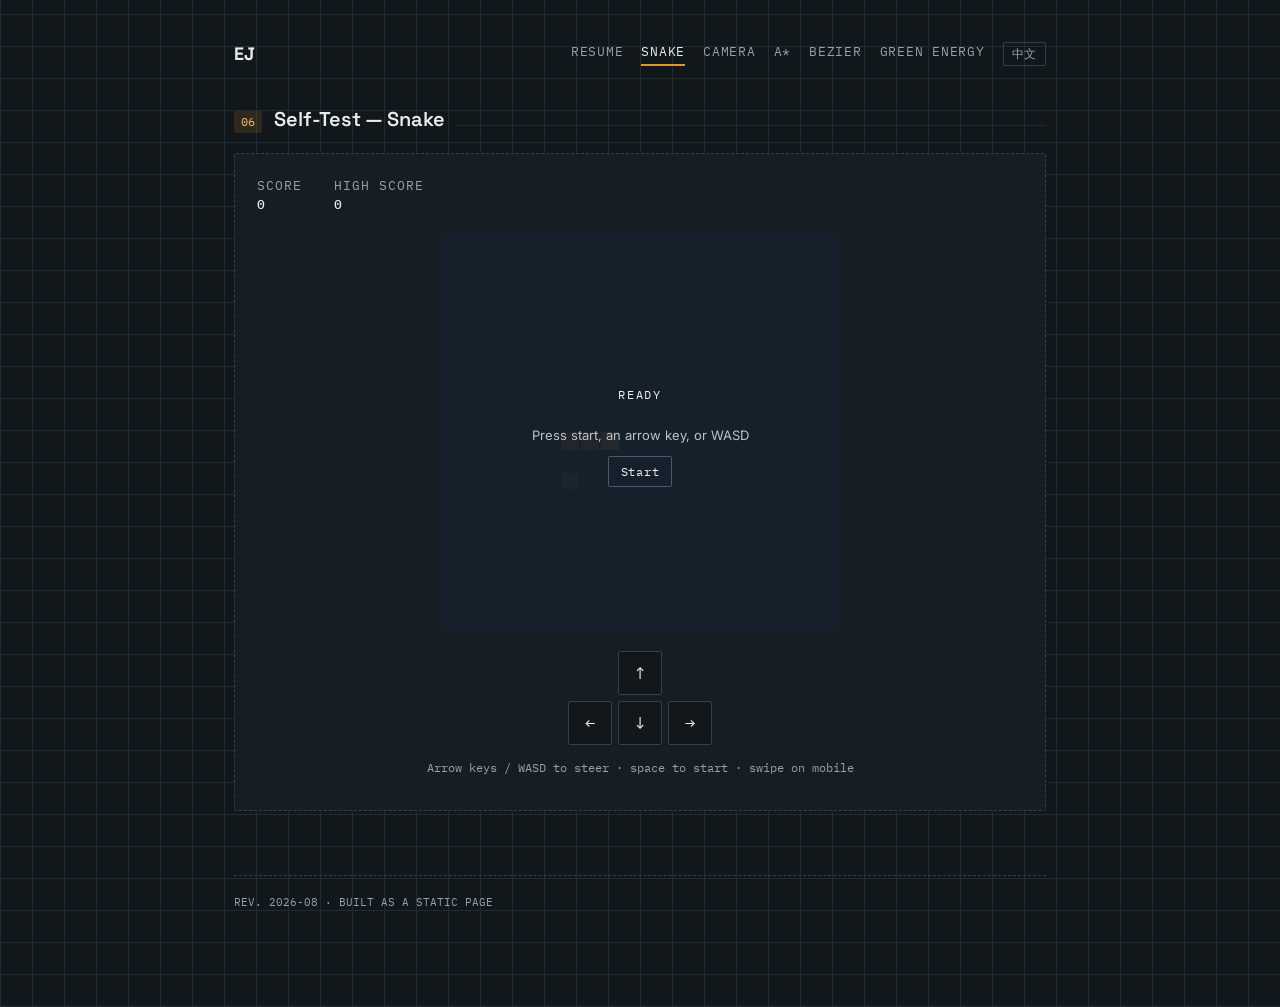
<file: projects/snake.html>
<!DOCTYPE html>
<html lang="en">
<head>
<meta charset="UTF-8">
<meta name="viewport" content="width=device-width, initial-scale=1.0">
<title data-i18n="snake.title">Snake — EJ</title>
<meta name="description" data-i18n="snake.description" data-i18n-attr="content" content="A snake game, built into EJ's resume site">
<link rel="preconnect" href="https://fonts.googleapis.com">
<link rel="preconnect" href="https://fonts.gstatic.com" crossorigin>
<link href="https://fonts.googleapis.com/css2?family=Space+Grotesk:wght@400;500;600;700&family=Inter:wght@400;500;600&family=IBM+Plex+Mono:wght@400;500;600&display=swap" rel="stylesheet">
<link rel="stylesheet" href="../css/style.css">
<link rel="stylesheet" href="../css/snake.css">
</head>
<body data-page="snake" data-base="../">
<div class="wrap">

  <nav class="topnav" id="site-nav"></nav>

  <section data-reveal style="margin-top:12px;">
    <div class="sec-head">
      <span class="sec-num">06</span>
      <h2 class="sec-title" data-i18n="snake.heading">Self-Test — Snake</h2>
      <div class="sec-rule"></div>
    </div>

    <div class="panel-frame">
      <div class="panel-hud">
        <div class="spec"><div class="k" data-i18n="snake.score">SCORE</div><div class="v" id="score">0</div></div>
        <div class="spec"><div class="k" data-i18n="snake.highScore">HIGH SCORE</div><div class="v" id="highscore">0</div></div>
      </div>

      <div class="canvas-wrap">
        <canvas id="game" width="400" height="400"></canvas>
        <div class="overlay show" id="overlay">
          <p class="eyebrow" id="overlay-title" data-i18n="snake.ready">READY</p>
          <p class="muted" id="overlay-msg" data-i18n="snake.readyMsg">Press start, an arrow key, or WASD</p>
          <button class="print-btn" id="start-btn" data-i18n="snake.start">Start</button>
        </div>
      </div>

      <div class="dpad">
        <button data-dir="0,-1" data-i18n="snake.up" data-i18n-attr="aria-label" aria-label="Up">↑</button>
        <button data-dir="-1,0" data-i18n="snake.left" data-i18n-attr="aria-label" aria-label="Left">←</button>
        <button data-dir="0,1" data-i18n="snake.down" data-i18n-attr="aria-label" aria-label="Down">↓</button>
        <button data-dir="1,0" data-i18n="snake.right" data-i18n-attr="aria-label" aria-label="Right">→</button>
      </div>

      <p class="hint" data-i18n="snake.hint">Arrow keys / WASD to steer · space to start · swipe on mobile</p>
    </div>
  </section>

  <footer id="site-footer"></footer>

</div>

<script src="../js/i18n.js"></script>
<script src="../js/shell.js"></script>
<script src="../js/main.js"></script>
<script src="../js/snake.js"></script>
</body>
</html>
</file>
<file: css/style.css>
:root{
  --paper:      #12171B;
  --paper-2:    #171E23;
  --ink:        #E7ECEE;
  --ink-soft:   #93A3AC;
  --line:       #33414A;
  --line-soft:  #222C33;
  --charge:     #E0972E;
  --charge-ink: #F3BB6B;
  --circuit:    #fb4c9d;
  --circuit:    #7beaf1;
  /* --circuit:    #7C93F5; */
  /* --circuit:    #4FB99B; */
  --card:       #171E23;
  --radius:     2px;
  --max:        860px;
}

*{ box-sizing:border-box; }
html{ scroll-behavior:smooth; }

body{
  margin:0;
  background:
    repeating-linear-gradient(0deg, var(--line-soft) 0 1px, transparent 1px 32px),
    repeating-linear-gradient(90deg, var(--line-soft) 0 1px, transparent 1px 32px),
    var(--paper);
  color:var(--ink);
  font-family:'Inter', sans-serif;
  line-height:1.55;
  -webkit-font-smoothing:antialiased;
}
/* The Google Fonts above have no CJK glyphs, so when the language toggle
   sets <html lang="zh-Hant"> fall through to a system Chinese font. */
:lang(zh){
  font-family:'Inter', 'PingFang TC', 'Microsoft JhengHei', 'Noto Sans TC', sans-serif;
}

.wrap{
  max-width:var(--max);
  margin:0 auto;
  padding:40px 24px 96px;
}

a{ color:var(--circuit); text-decoration-color: var(--line); text-underline-offset:3px; }
a:hover{ color:var(--charge-ink); }

.eyebrow{
  font-family:'IBM Plex Mono', monospace;
  font-size:11.5px;
  letter-spacing:.14em;
  text-transform:uppercase;
  color:var(--ink-soft);
}

/* ---------- Nav ---------- */
.topnav{
  display:flex;
  justify-content:space-between;
  align-items:center;
  padding-bottom:24px;
  margin-bottom:8px;
}
.topnav .brand{
  font-family:'Space Grotesk', sans-serif;
  font-weight:700;
  font-size:18px;
  color:var(--ink);
  text-decoration:none;
}
.nav-links{ display:flex; align-items:center; gap:18px; }
.nav-links a{
  font-family:'IBM Plex Mono', monospace;
  font-size:12.5px;
  letter-spacing:.06em;
  text-transform:uppercase;
  color:var(--ink-soft);
  text-decoration:none;
  padding-bottom:2px;
  border-bottom:2px solid transparent;
}
.nav-links a:hover, .nav-links a.active{
  color:var(--ink);
  border-color:var(--charge);
}
/* Language toggle (rendered by shell.js at the end of the nav links). */
.lang-btn{
  font-family:'IBM Plex Mono', monospace;
  font-size:11.5px;
  letter-spacing:.06em;
  line-height:1;
  background:none;
  border:1px solid var(--line);
  border-radius:var(--radius);
  padding:5px 8px;
  cursor:pointer;
  color:var(--ink-soft);
}
.lang-btn:hover{ border-color:var(--charge); color:var(--charge-ink); }

/* ---------- Nameplate ---------- */
.nameplate{
  position:relative;
  background:var(--card);
  border:1.5px dashed var(--line);
  border-radius:var(--radius);
  padding:28px 28px 22px;
}
.nameplate::before, .nameplate::after,
.nameplate .tick-br, .nameplate .tick-bl{
  content:"";
  position:absolute;
  width:14px; height:14px;
  border:2px solid var(--ink);
  opacity:.55;
}
.nameplate::before{ top:-2px; left:-2px; border-right:none; border-bottom:none; }
.nameplate::after{  top:-2px; right:-2px; border-left:none; border-bottom:none; }
.nameplate .tick-bl{ bottom:-2px; left:-2px; border-right:none; border-top:none; }
.nameplate .tick-br{ bottom:-2px; right:-2px; border-left:none; border-top:none; }

.nameplate-top{
  display:flex;
  justify-content:space-between;
  align-items:flex-start;
  gap:16px;
  flex-wrap:wrap;
}
.name{
  font-family:'Space Grotesk', sans-serif;
  font-weight:700;
  font-size:clamp(34px, 5vw, 50px);
  letter-spacing:-.01em;
  margin:0;
}
.role{
  font-family:'IBM Plex Mono', monospace;
  font-size:14px;
  letter-spacing:.06em;
  color:var(--circuit);
  margin-top:6px;
}
.status{
  display:flex;
  align-items:center;
  gap:8px;
  font-family:'IBM Plex Mono', monospace;
  font-size:12px;
  color:var(--ink-soft);
  white-space:nowrap;
  padding-top:6px;
}
.dot{
  width:8px; height:8px; border-radius:50%;
  background:var(--charge);
  box-shadow:0 0 0 3px rgba(224,151,46,.18);
  animation:pulse 2.4s ease-in-out infinite;
}
@keyframes pulse{
  0%,100%{ opacity:1; }
  50%{ opacity:.35; }
}

.spec-grid{
  margin-top:22px;
  padding-top:18px;
  border-top:1px solid var(--line-soft);
  display:grid;
  grid-template-columns:repeat(auto-fit, minmax(160px,1fr));
  gap:14px 20px;
}
.spec{ font-family:'IBM Plex Mono', monospace; font-size:12.5px; }
.spec .k{ color:var(--ink-soft); letter-spacing:.08em; }
.spec .v{ color:var(--ink); font-weight:500; }

/* ---------- Sections ---------- */
section{ margin-top:52px; }
.sec-head{
  display:flex;
  align-items:baseline;
  gap:12px;
  margin-bottom:18px;
}
.sec-num{
  font-family:'IBM Plex Mono', monospace;
  font-size:12px;
  color:var(--charge-ink);
  background:rgba(224,151,46,.14);
  padding:2px 7px;
  border-radius:var(--radius);
}
.sec-title{
  font-family:'Space Grotesk', sans-serif;
  font-weight:600;
  font-size:20px;
  margin:0;
}
.sec-rule{
  flex:1;
  height:1px;
  background:var(--line-soft);
}

.lead{ max-width:62ch; color:var(--ink); }
.muted{ color:var(--ink-soft); }

/* skills table */
.skills{
  width:100%;
  border-collapse:collapse;
  font-size:14.5px;
}
.skills tr{ border-bottom:1px solid var(--line-soft); }
.skills tr:last-child{ border-bottom:none; }
.skills td{ padding:10px 0; vertical-align:top; }
.skills td:first-child{
  font-family:'IBM Plex Mono', monospace;
  font-size:11.5px;
  color:var(--ink-soft);
  letter-spacing:.08em;
  text-transform:uppercase;
  width:150px;
  padding-right:16px;
}
.pill{
  display:inline-block;
  font-size:13px;
  padding:3px 9px;
  margin:2px 6px 2px 0;
  background:var(--card);
  border:1px solid var(--line-soft);
  border-radius:var(--radius);
}

/* experience log */
.log-item{
  display:grid;
  grid-template-columns:130px 1fr;
  gap:18px;
  padding:16px 0;
  border-bottom:1px solid var(--line-soft);
}
.log-item:last-child{ border-bottom:none; }
.log-date{
  font-family:'IBM Plex Mono', monospace;
  font-size:12px;
  color:var(--ink-soft);
  padding-top:2px;
}
.log-role{ font-weight:600; font-size:15.5px; }
.log-org{ color:var(--circuit); font-size:14px; margin-top:1px; }
.log-bullets{ margin:10px 0 0; padding-left:18px; color:var(--ink); }
.log-bullets li{ margin-bottom:5px; font-size:14.5px; }

/* projects */
.project{
  background:var(--card);
  border:1px solid var(--line-soft);
  border-radius:var(--radius);
  padding:18px 20px;
  margin-bottom:14px;
  transition:border-color .15s ease, transform .15s ease;
}
.project:hover{
  border-color:var(--charge);
  transform:translateY(-1px);
}
.project-head{
  display:flex;
  justify-content:space-between;
  align-items:baseline;
  flex-wrap:wrap;
  gap:8px;
}
.project-name{ font-weight:600; font-size:15.5px; }
.project-tags{
  font-family:'IBM Plex Mono', monospace;
  font-size:11px;
  color:var(--circuit);
}
.project p{ margin:8px 0 0; font-size:14.5px; color:var(--ink); }

/* education */
.edu-item{ margin-bottom:10px; font-size:14.5px; }
.edu-item .deg{ font-weight:600; }
.edu-item .org{ color:var(--ink-soft); }

footer{
  margin-top:64px;
  padding-top:18px;
  border-top:1.5px dashed var(--line);
  display:flex;
  justify-content:space-between;
  align-items:center;
  flex-wrap:wrap;
  gap:10px;
  font-family:'IBM Plex Mono', monospace;
  font-size:11px;
  color:var(--ink-soft);
}
.print-btn{
  font-family:'IBM Plex Mono', monospace;
  font-size:11.5px;
  letter-spacing:.06em;
  background:none;
  border:1px solid var(--line);
  border-radius:var(--radius);
  padding:7px 12px;
  cursor:pointer;
  color:var(--ink);
}
.print-btn:hover{ border-color:var(--charge); color:var(--charge-ink); }

/* ---------- Device panel (used by Snake + Camera pages) ---------- */
.panel-frame{
  background:var(--card);
  border:1.5px dashed var(--line);
  border-radius:var(--radius);
  padding:22px;
}
.panel-hud{
  display:flex;
  gap:32px;
  margin-bottom:16px;
}
.overlay{
  position:absolute;
  inset:0;
  display:none;
  flex-direction:column;
  align-items:center;
  justify-content:center;
  gap:10px;
  background:rgba(22,32,43,.92);
  color:#EDF0F2;
  text-align:center;
  border-radius:var(--radius);
  padding:20px;
}
.overlay.show{ display:flex; }
.overlay .eyebrow{ color:#EDF0F2; }
.overlay .muted{ color:#B8C4CC; font-size:13px; margin:0; }
.overlay .print-btn{ color:#EDF0F2; border-color:#4B5A66; }
.overlay .print-btn:hover{ border-color:var(--charge); color:var(--charge); }

.hint{
  text-align:center;
  margin-top:14px;
  font-family:'IBM Plex Mono', monospace;
  font-size:11.5px;
  color:var(--ink-soft);
}

[data-reveal]{
  opacity:0;
  transform:translateY(10px);
  transition:opacity .5s ease, transform .5s ease;
}
[data-reveal].in{ opacity:1; transform:none; }
@media (prefers-reduced-motion:reduce){
  [data-reveal]{ opacity:1; transform:none; transition:none; }
  .dot{ animation:none; }
  html{ scroll-behavior:auto; }
}

@media print{
  :root{
    --paper:      #fff;
    --paper-2:    #E3E8EB;
    --ink:        #16202B;
    --ink-soft:   #4B5A66;
    --line:       #B8C4CC;
    --line-soft:  #D3DBE0;
    --charge-ink: #7A4F0F;
    --circuit:    #2F6F5E;
    --card:       #F7F8F6;
  }
  body{ background:#fff; }
  .print-btn, .lang-btn{ display:none; }
  .topnav{ display:none; }
  .project:hover{ transform:none; }
}
</file>
<file: css/astar.css>
.mode-select{
  display:flex;
  flex-direction:column;
  gap:8px;
  margin-bottom:16px;
}
.mode-row{
  display:flex;
  align-items:center;
  flex-wrap:wrap;
  gap:10px;
}
.mode-hint{
  font-family:'Inter', sans-serif;
  font-size:12.5px;
  color:var(--ink-soft);
}
.mode-pill{
  display:flex;
  align-items:center;
  gap:6px;
  font-family:'IBM Plex Mono', monospace;
  font-size:12.5px;
  letter-spacing:.04em;
  text-transform:uppercase;
  padding:7px 12px;
  border:1px solid var(--line);
  border-radius:var(--radius);
  cursor:pointer;
  color:var(--ink-soft);
  transition:border-color .15s ease, color .15s ease, background-color .15s ease;
}
.mode-pill input{ accent-color:var(--charge); margin:0; }
.mode-pill:hover{ color:var(--ink); }
.mode-pill.active{
  border-color:var(--charge);
  color:var(--ink);
  background:rgba(224,151,46,.1);
}

.legend-swatch{
  width:12px; height:12px;
  border-radius:2px;
  border:1px solid var(--line);
  display:inline-block;
  flex-shrink:0;
}
.legend-swatch.start{ background:var(--circuit); }
.legend-swatch.end{ background:var(--charge); }
.legend-swatch.wall{ background:var(--ink-soft); }

.interval-label{
  font-family:'IBM Plex Mono', monospace;
  font-size:12.5px;
  letter-spacing:.04em;
  color:var(--ink-soft);
}
.interval-input{
  width:70px;
  font-family:'IBM Plex Mono', monospace;
  font-size:12.5px;
  background:none;
  border:1px solid var(--line);
  border-radius:var(--radius);
  padding:6px 8px;
  color:var(--ink);
}
.interval-input:focus{ border-color:var(--charge); outline:none; }

.controls-row{
  display:flex;
  align-items:center;
  gap:14px;
  margin-bottom:16px;
}
.run-status{
  font-family:'IBM Plex Mono', monospace;
  font-size:12px;
  letter-spacing:.02em;
  color:var(--ink-soft);
}
.run-status.warn{ color:var(--charge-ink); }

.board-wrap{ overflow-x:auto; }
.board-caption{ margin:18px 0 10px; }
.board-status{ margin:8px 0 0; }
.astar-board.mirror{ pointer-events:none; }
.astar-board{
  --cols: 30;
  --astar-frontier: rgba(123, 234, 241, .28);
  --astar-visited: rgba(147, 163, 172, .32);
  --astar-current: #fb4c9d;
  --astar-path: #ffd166;
  display:grid;
  grid-template-columns:repeat(var(--cols), 1fr);
  gap:1px;
  background:var(--line-soft);
  border:1px solid var(--line);
  max-width:100%;
  width:720px;
  margin:0 auto;
  user-select:none;
}
.astar-board.running{ pointer-events:none; }
.cell{
  aspect-ratio:1/1;
  background:var(--paper);
  cursor:pointer;
  transition:background-color .18s ease, box-shadow .18s ease;
}
.cell:hover{ background:var(--paper-2); }
.cell.start{ background:var(--circuit); }
.cell.end{ background:var(--charge); }
.cell.wall{ background:var(--ink-soft); }
.cell.frontier:not(.start):not(.end){ background:var(--astar-frontier); }
.cell.visited:not(.start):not(.end){ background:var(--astar-visited); }
.cell.current{ box-shadow:inset 0 0 0 3px var(--astar-current); }
.cell.path{ box-shadow:inset 0 0 0 3px var(--astar-path); }
.cell.path:not(.start):not(.end){ background:var(--astar-path); }
</file>
<file: css/bezier.css>
.controls-row{
  display:flex;
  align-items:center;
  gap:14px;
  margin-bottom:16px;
  flex-wrap:wrap;
}
.run-status{
  font-family:'IBM Plex Mono', monospace;
  font-size:12px;
  letter-spacing:.02em;
  color:var(--ink-soft);
}
.point-stepper{
  display:inline-flex;
  align-items:center;
  gap:10px;
}
.point-stepper .run-status{
  min-width:9ch;
  text-align:center;
}
.stepper-btn{
  width:32px;
  height:32px;
  padding:0;
  font-size:15px;
  line-height:1;
}
.stepper-btn:disabled{
  opacity:.35;
  cursor:not-allowed;
}
.stepper-btn:disabled:hover{
  border-color:var(--line);
  color:var(--ink);
}

.t-control{
  display:flex;
  align-items:center;
  gap:12px;
  margin-bottom:18px;
}
.t-control label{
  font-family:'IBM Plex Mono', monospace;
  font-size:12.5px;
  letter-spacing:.04em;
  color:var(--ink-soft);
}
.t-slider{
  flex:1;
  max-width:400px;
  -webkit-appearance:none;
  appearance:none;
  height:3px;
  background:var(--line);
  border-radius:2px;
  outline:none;
}
.t-slider::-webkit-slider-thumb{
  -webkit-appearance:none;
  appearance:none;
  width:15px; height:15px;
  border-radius:50%;
  background:#fb4c9d;
  border:2px solid var(--paper);
  box-shadow:0 0 0 1px #fb4c9d;
  cursor:pointer;
}
.t-slider::-moz-range-thumb{
  width:15px; height:15px;
  border-radius:50%;
  background:#fb4c9d;
  border:2px solid var(--paper);
  box-shadow:0 0 0 1px #fb4c9d;
  cursor:pointer;
}

.legend{
  display:flex;
  flex-wrap:wrap;
  gap:14px;
  margin:0 0 18px;
  font-family:'IBM Plex Mono', monospace;
  font-size:11.5px;
  color:var(--ink-soft);
}
.legend-item{ display:flex; align-items:center; gap:6px; }
.legend-swatch{
  width:12px; height:12px;
  border-radius:2px;
  display:inline-block;
}
.legend-swatch.hull{ background:none; box-shadow:inset 0 0 0 1.5px var(--ink-soft); }
.legend-swatch.curve{ background:var(--charge); }
.legend-swatch.construct{ background:#ffd166; }
.legend-swatch.point-t{ background:#fb4c9d; }

.bezier-canvas-wrap{ overflow-x:auto; }
#bezier-canvas{
  display:block;
  margin:0 auto;
  background:var(--paper);
  border:1px solid var(--line);
  max-width:100%;
  touch-action:none;
  cursor:grab;
}
</file>
<file: css/camera.css>
.cam-wrap{
  position:relative;
  max-width:480px;
  margin:0 auto;
}
#cam-video{
  width:100%;
  aspect-ratio:4/3;
  object-fit:cover;
  display:block;
  background:#16202B;
  border:1px solid var(--line);
  border-radius:var(--radius);
  transform:scaleX(-1); /* mirror, like a normal front-camera preview */
}
.cam-controls{
  display:flex;
  gap:10px;
  justify-content:center;
  flex-wrap:wrap;
  margin-top:18px;
}
.cam-controls button:disabled{
  opacity:.4;
  cursor:not-allowed;
}
.cam-snapshot{
  margin-top:20px;
  padding-top:18px;
  border-top:1px solid var(--line-soft);
  text-align:center;
}
.cam-snapshot img{
  max-width:220px;
  width:100%;
  border:1px solid var(--line);
  border-radius:var(--radius);
}
</file>
<file: css/snake.css>
.canvas-wrap{
  position:relative;
  max-width:400px;
  margin:0 auto;
}
#game{
  width:100%;
  height:auto;
  display:block;
  background:#16202B;
  border:1px solid var(--line);
  border-radius:var(--radius);
  image-rendering:pixelated;
  touch-action:none;
}

.dpad{
  display:grid;
  grid-template-columns:repeat(3,44px);
  grid-template-rows:repeat(2,44px);
  gap:6px;
  justify-content:center;
  margin-top:20px;
}
.dpad button{
  font-family:'IBM Plex Mono', monospace;
  font-size:17px;
  border:1px solid var(--line);
  background:var(--paper);
  border-radius:var(--radius);
  cursor:pointer;
  color:var(--ink);
}
.dpad button:hover{ border-color:var(--charge); color:var(--charge-ink); }
.dpad button:nth-child(1){ grid-column:2; grid-row:1; }
.dpad button:nth-child(2){ grid-column:1; grid-row:2; }
.dpad button:nth-child(3){ grid-column:2; grid-row:2; }
.dpad button:nth-child(4){ grid-column:3; grid-row:2; }
</file>
<file: css/green-energy.css>
.green-intro{
  font-family:'Inter', sans-serif;
  font-size:13.5px;
  line-height:1.6;
  color:var(--ink-soft);
  margin:0 0 18px;
  max-width:70ch;
}
.green-intro em{ color:var(--ink); font-style:normal; }

.day-type-row{
  display:flex;
  align-items:center;
  flex-wrap:wrap;
  gap:8px;
  margin-bottom:16px;
}
.day-type-label{
  font-family:'IBM Plex Mono', monospace;
  font-size:12px;
  letter-spacing:.04em;
  color:var(--ink-soft);
  margin-right:4px;
}
.mode-pill{
  display:flex;
  align-items:center;
  gap:6px;
  font-family:'IBM Plex Mono', monospace;
  font-size:12px;
  letter-spacing:.03em;
  padding:6px 11px;
  border:1px solid var(--line);
  border-radius:var(--radius);
  cursor:pointer;
  color:var(--ink-soft);
  transition:border-color .15s ease, color .15s ease, background-color .15s ease;
}
.mode-pill input{ accent-color:var(--charge); margin:0; }
.mode-pill:hover{ color:var(--ink); }
.mode-pill.active{
  border-color:var(--charge);
  color:var(--ink);
  background:rgba(224,151,46,.1);
}

.legend{
  display:flex;
  flex-wrap:wrap;
  gap:14px;
  margin:0 0 14px;
  font-family:'IBM Plex Mono', monospace;
  font-size:11.5px;
  color:var(--ink-soft);
}
.legend-item{ display:flex; align-items:center; gap:6px; }
.legend-swatch{
  width:12px; height:12px;
  border-radius:2px;
  display:inline-block;
  flex-shrink:0;
}
/* TOU colours match Flux's TOU_ORDER so a bucket reads the same everywhere. */
.legend-swatch.tou-peak{ background:rgba(244,100,97,.35); box-shadow:inset 0 0 0 1px #f46461; }
.legend-swatch.tou-halfPeak{ background:rgba(255,178,122,.35); box-shadow:inset 0 0 0 1px #ffb27a; }
.legend-swatch.tou-saturdayHalfPeak{ background:rgba(126,200,227,.35); box-shadow:inset 0 0 0 1px #7ec8e3; }
.legend-swatch.tou-offPeak{ background:rgba(110,167,114,.35); box-shadow:inset 0 0 0 1px #6ea772; }
.legend-swatch.curve{ background:var(--charge); }
.legend-swatch.contract{
  height:0; width:14px;
  border-top:2px dashed #f46461;
  border-radius:0;
}

.green-canvas-wrap{ overflow-x:auto; }
#green-canvas{
  display:block;
  margin:0 auto;
  background:var(--paper);
  border:1px solid var(--line);
  max-width:100%;
  touch-action:none;
}

.controls-row{
  display:flex;
  align-items:center;
  gap:14px;
  margin:16px 0;
  flex-wrap:wrap;
}
.run-status{
  font-family:'IBM Plex Mono', monospace;
  font-size:12px;
  letter-spacing:.02em;
  color:var(--ink-soft);
}

.tou-stats{
  width:100%;
  border-collapse:collapse;
  font-family:'IBM Plex Mono', monospace;
  font-size:12px;
}
.tou-stats th, .tou-stats td{
  padding:7px 10px;
  border-bottom:1px solid var(--line-soft);
  text-align:left;
}
.tou-stats th{
  font-weight:500;
  letter-spacing:.04em;
  text-transform:uppercase;
  font-size:11px;
  color:var(--ink-soft);
  border-bottom:1px solid var(--line);
}
.tou-stats th:not(:first-child), .tou-stats td.num{ text-align:right; }
.tou-stats td.num{ font-variant-numeric:tabular-nums; }
.tou-stats td:first-child{ color:var(--ink); }
.tou-stats td:first-child .legend-swatch{ vertical-align:-1px; margin-right:8px; }
/* Buckets the selected day type never touches (e.g. peak on a non-summer day). */
.tou-stats tr.empty td{ color:var(--line); }
.tou-stats tr.empty td:first-child{ color:var(--ink-soft); opacity:.55; }
</file>
